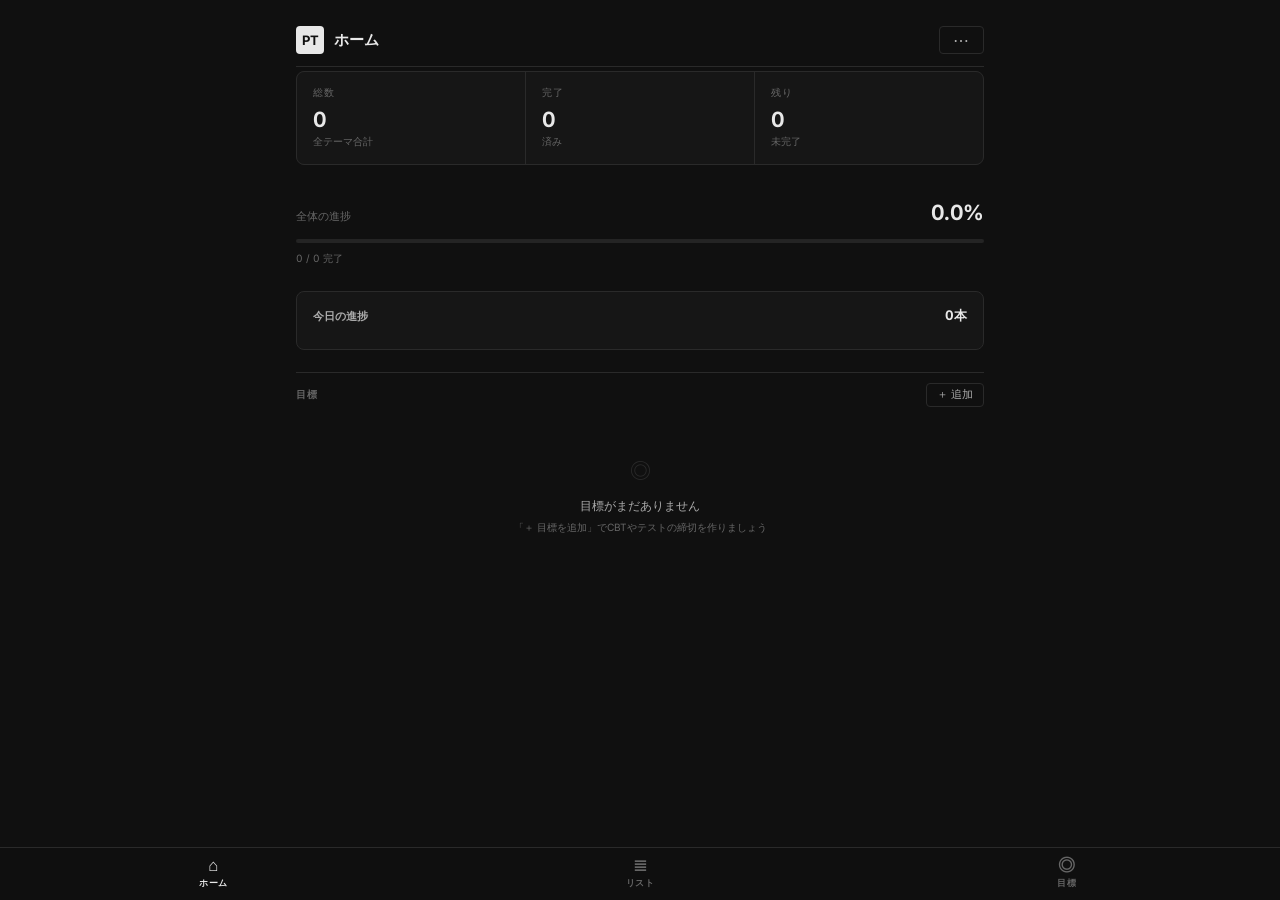
<file: index.html>
<!DOCTYPE html>
<html lang="ja">
<head>
  <meta charset="UTF-8">
  <meta name="viewport" content="width=device-width, initial-scale=1.0, viewport-fit=cover, user-scalable=no">
  <meta name="description" content="動画学習やタスクの進捗を管理するWebアプリ。1つの動画プールに対して複数の目標(締切)を設定し、重複する動画も1回の視聴で全目標に反映します。">
  <meta name="apple-mobile-web-app-capable" content="yes">
  <meta name="apple-mobile-web-app-status-bar-style" content="black-translucent">
  <meta name="apple-mobile-web-app-title" content="進捗">
  <meta name="theme-color" content="#101010">
  <link rel="manifest" href="manifest.json">
  <link rel="icon" href="icon.svg" type="image/svg+xml">
  <link rel="apple-touch-icon" href="icon-180.png">
  <title>進捗トラッカー</title>
  <link rel="stylesheet" href="style.css">
</head>
<body>

  <div class="app-container">

    <!-- ===== Header ===== -->
    <header class="app-header">
      <div class="header-left">
        <div class="header-icon">PT</div>
        <h1 class="view-title" id="view-title">ホーム</h1>
      </div>
      <div class="header-actions">
        <button class="btn btn-menu" id="btn-menu" onclick="app.openMenu()" title="メニュー" aria-label="メニュー">⋯</button>
      </div>
    </header>

    <!-- ============================================================
         HOME VIEW
         ============================================================ -->
    <section class="view active" id="view-home">

      <div class="stats-grid stats-grid-3">
        <div class="stat-card">
          <div class="stat-label">総数</div>
          <div class="stat-value" id="stat-total">0</div>
          <div class="stat-sub">全テーマ合計</div>
        </div>
        <div class="stat-card">
          <div class="stat-label">完了</div>
          <div class="stat-value" id="stat-completed">0</div>
          <div class="stat-sub">済み</div>
        </div>
        <div class="stat-card">
          <div class="stat-label">残り</div>
          <div class="stat-value" id="stat-remaining">0</div>
          <div class="stat-sub">未完了</div>
        </div>
      </div>

      <div class="overall-progress">
        <div class="overall-progress-header">
          <span class="overall-progress-label">全体の進捗</span>
          <span class="overall-progress-percent" id="overall-percent">0.0%</span>
        </div>
        <div class="progress-bar-track">
          <div class="progress-bar-fill" id="overall-bar" style="width: 0%;"></div>
        </div>
        <div class="overall-progress-detail">
          <span id="overall-detail-left">0 / 0 完了</span>
        </div>
      </div>

      <div class="today-progress-row">
        <div class="today-progress-top">
          <span class="today-progress-label">今日の進捗</span>
          <span class="today-progress-value" id="today-progress-value">—</span>
        </div>
        <div class="progress-bar-track" id="today-progress-track"><div class="progress-bar-fill" id="today-progress-bar" style="width:0%"></div></div>
      </div>

      <!-- Goals -->
      <div class="section-header">
        <h2 class="section-title">目標</h2>
        <button class="btn btn-sm" onclick="app.openGoalModal()">＋ 追加</button>
      </div>
      <div class="goal-cards" id="home-goals"><!-- rendered by JS --></div>

    </section>

    <!-- ============================================================
         POOL (動画) VIEW
         ============================================================ -->
    <section class="view" id="view-pool">

      <div class="list-toolbar">
        <button class="toggle-chip" id="toggle-hide-completed" onclick="app.toggleHideCompleted()">未完了だけ</button>
      </div>

      <div class="filter-chip-row" id="filter-chip-row" style="display:none;"></div>

      <div class="theme-list" id="theme-list"><!-- rendered by JS --></div>

      <div class="add-theme-row">
        <button class="add-theme-btn" id="btn-add-theme" onclick="app.openAddTheme()">
          ＋ テーマを追加
        </button>
        <button class="add-theme-btn add-theme-btn-secondary" id="btn-bulk-add" onclick="app.openBulkAdd()">
          一括入力
        </button>
      </div>

    </section>

    <!-- ============================================================
         GOALS (目標) VIEW
         ============================================================ -->
    <section class="view" id="view-goals">
      <div class="goal-cards" id="goals-list"><!-- rendered by JS --></div>
      <div class="add-theme-row">
        <button class="add-theme-btn" onclick="app.openGoalModal()">＋ 目標を追加</button>
      </div>
    </section>

  </div>

  <!-- ===== Bottom Navigation ===== -->
  <nav class="bottom-nav" id="bottom-nav">
    <button class="nav-btn active" data-view="home" onclick="app.switchView('home')">
      <span class="nav-ico">⌂</span><span class="nav-label">ホーム</span>
    </button>
    <button class="nav-btn" data-view="pool" onclick="app.switchView('pool')">
      <span class="nav-ico">≣</span><span class="nav-label">リスト</span>
    </button>
    <button class="nav-btn" data-view="goals" onclick="app.switchView('goals')">
      <span class="nav-ico">◎</span><span class="nav-label">目標</span>
    </button>
  </nav>

  <!-- ===== Theme Modal ===== -->
  <div class="modal-overlay" id="theme-modal">
    <div class="modal" role="dialog" aria-labelledby="theme-modal-title">
      <h3 class="modal-title" id="theme-modal-title">テーマを追加</h3>
      <div class="form-group">
        <label class="form-label" for="theme-name-input">テーマ名</label>
        <input class="form-input" type="text" id="theme-name-input" placeholder="例: 循環器、民法、参考書など">
      </div>
      <div class="form-group">
        <label class="form-label" for="theme-total-input">数量（任意）</label>
        <input class="form-input" type="number" id="theme-total-input" placeholder="空欄ならグループ（あとでサブテーマ）" min="0" inputmode="numeric">
        <p class="form-hint">空欄のまま保存すると「グループ」になり、あとでサブテーマを追加して数を積み上げられます。</p>
      </div>
      <div class="form-group" id="theme-unit-group">
        <label class="form-label" for="theme-unit-input">単位</label>
        <input class="form-input" type="text" id="theme-unit-input" list="unit-presets" placeholder="本">
        <datalist id="unit-presets">
          <option value="本"></option><option value="ページ"></option><option value="問"></option>
          <option value="章"></option><option value="個"></option><option value="回"></option>
          <option value="時間"></option><option value="分"></option><option value="コマ"></option>
        </datalist>
      </div>
      <div class="form-group" id="theme-done-group">
        <label class="form-label" for="theme-done-input">完了済み（任意）</label>
        <input class="form-input" type="number" id="theme-done-input" placeholder="0" min="0" inputmode="numeric">
        <p class="form-hint">登録時点ですでに終わっている分の数。日々のグラフには記録されません（過去の日付で記録したい場合は下の「過去の記録を追加」を使ってください）。</p>
      </div>
      <div class="form-group">
        <label class="form-label" for="theme-note-input">メモ / リンク（任意）</label>
        <input class="form-input" type="text" id="theme-note-input" placeholder="例: 講義URL、補足メモなど">
        <p class="form-hint">URLを入れるとカードからタップで開けます。</p>
      </div>
      <div class="theme-edit-actions" id="theme-edit-actions" style="display:none;">
        <button class="btn btn-sm" onclick="app.moveTheme(-1)" title="上へ">↑ 上へ</button>
        <button class="btn btn-sm" onclick="app.moveTheme(1)" title="下へ">↓ 下へ</button>
        <button class="btn btn-sm" onclick="app.archiveTheme()">✓ 完了済みにする</button>
        <button class="btn btn-sm btn-danger-text" onclick="app.deleteThemeFromModal()">削除</button>
      </div>
      <div class="modal-actions">
        <button class="btn" onclick="app.closeModal('theme-modal')">キャンセル</button>
        <button class="btn btn-primary" id="theme-save-btn" onclick="app.saveTheme()">保存</button>
      </div>
    </div>
  </div>

  <!-- ===== Bulk Input Modal ===== -->
  <div class="modal-overlay" id="bulk-modal">
    <div class="modal" role="dialog" aria-labelledby="bulk-title">
      <h3 class="modal-title" id="bulk-title">テーマを一括入力</h3>
      <div class="form-group">
        <label class="form-label" for="bulk-parent-select">追加先</label>
        <select class="form-input" id="bulk-parent-select">
          <option value="">プール直下（トップレベル）</option>
        </select>
      </div>
      <div class="form-group">
        <label class="form-label" for="bulk-textarea">テーマリスト</label>
        <p class="form-hint">
          1行に1テーマ。<code>テーマ名 本数</code>（例: 心不全 12 / 心不全:12 / 心不全12本）。<br>
          <b>表計算やサイトからのコピペOK</b>（タブ・コロン・カンマ区切り、全角数字も自動変換）。<br>
          本数を省略すると親テーマ（グループ）に。インデント（タブ/スペース）でサブテーマを表現。
        </p>
        <textarea class="sync-textarea" id="bulk-textarea" rows="12" placeholder="例:
循環器
  心不全 12
  虚血性心疾患 10
呼吸器
  COPD 6
消化器 18"></textarea>
      </div>
      <div class="modal-actions">
        <button class="btn" onclick="app.closeModal('bulk-modal')">キャンセル</button>
        <button class="btn btn-primary" onclick="app.saveBulk()">追加</button>
      </div>
    </div>
  </div>

  <!-- ===== Goal Modal ===== -->
  <div class="modal-overlay" id="goal-modal">
    <div class="modal" role="dialog" aria-labelledby="goal-modal-title">
      <h3 class="modal-title" id="goal-modal-title">目標を追加</h3>
      <div class="form-group">
        <label class="form-label" for="goal-name-input">目標名</label>
        <input class="form-input" type="text" id="goal-name-input" placeholder="例: CBT、内科テスト">
      </div>
      <div class="form-group">
        <label class="form-label" for="goal-deadline-input">締切日</label>
        <input class="form-input" type="date" id="goal-deadline-input">
      </div>
      <div class="form-group">
        <label class="form-label">休みの曜日</label>
        <div class="rest-day-grid" id="goal-restdays">
          <div class="rest-day-item"><input type="checkbox" id="goal-rest-1" class="rest-day-cb"><label for="goal-rest-1" class="rest-day-label">月</label></div>
          <div class="rest-day-item"><input type="checkbox" id="goal-rest-2" class="rest-day-cb"><label for="goal-rest-2" class="rest-day-label">火</label></div>
          <div class="rest-day-item"><input type="checkbox" id="goal-rest-3" class="rest-day-cb"><label for="goal-rest-3" class="rest-day-label">水</label></div>
          <div class="rest-day-item"><input type="checkbox" id="goal-rest-4" class="rest-day-cb"><label for="goal-rest-4" class="rest-day-label">木</label></div>
          <div class="rest-day-item"><input type="checkbox" id="goal-rest-5" class="rest-day-cb"><label for="goal-rest-5" class="rest-day-label">金</label></div>
          <div class="rest-day-item"><input type="checkbox" id="goal-rest-6" class="rest-day-cb"><label for="goal-rest-6" class="rest-day-label">土</label></div>
          <div class="rest-day-item"><input type="checkbox" id="goal-rest-0" class="rest-day-cb"><label for="goal-rest-0" class="rest-day-label">日</label></div>
        </div>
      </div>
      <div class="form-group">
        <div class="theme-select-toolbar">
          <label class="form-label" style="margin:0">対象のテーマ</label>
          <div class="btn-row" style="margin:0">
            <button type="button" class="btn btn-sm" onclick="app.goalSelectAll()">すべて選択</button>
            <button type="button" class="btn btn-sm" onclick="app.goalSelectNone()">解除</button>
          </div>
        </div>
        <p class="form-hint">親をチェックすると配下すべてが含まれます（子は自動で「含む」表示に）。</p>
        <div class="theme-select-tree" id="goal-theme-select"><!-- rendered by JS --></div>
      </div>
      <div class="modal-actions modal-actions-split">
        <button class="btn btn-danger-text" id="goal-delete-btn" onclick="app.deleteGoal()" style="display:none;">削除</button>
        <div class="modal-actions-right">
          <button class="btn" onclick="app.closeModal('goal-modal')">キャンセル</button>
          <button class="btn btn-primary" onclick="app.saveGoal()">保存</button>
        </div>
      </div>
    </div>
  </div>

  <!-- ===== Sync & Backup Modal ===== -->
  <div class="modal-overlay" id="sync-modal">
    <div class="modal" role="dialog" aria-labelledby="sync-title">
      <h3 class="modal-title" id="sync-title">同期 &amp; バックアップ</h3>
      <div class="form-group">
        <label class="form-label">同期コードを生成</label>
        <p class="form-hint">他のデバイスにデータを送るには、同期コードを生成してコピーしてください。</p>
        <textarea class="sync-textarea" id="sync-export-area" readonly placeholder="「生成」ボタンを押すと同期コードが表示されます"></textarea>
        <div class="btn-row">
          <button class="btn btn-sm" onclick="app.generateSync()">生成</button>
          <button class="btn btn-sm" onclick="app.copySync()">コピー</button>
        </div>
      </div>
      <div class="sync-divider">または</div>
      <div class="form-group">
        <label class="form-label">同期コードを読み込み</label>
        <p class="form-hint">別のデバイスで生成した同期コードを貼り付けてください。</p>
        <textarea class="sync-textarea" id="sync-import-area" placeholder="ここに同期コードを貼り付け"></textarea>
        <div class="btn-row">
          <button class="btn btn-sm btn-primary" onclick="app.loadSync()">読み込み</button>
        </div>
      </div>
      <div class="sync-divider">ファイルでバックアップ</div>
      <div class="form-group">
        <div class="btn-row">
          <button class="btn" onclick="app.exportJSON()">JSONダウンロード</button>
        </div>
        <div class="file-drop-zone" onclick="document.getElementById('import-file-input').click()">
          JSONファイルをアップロードして復元
          <input type="file" id="import-file-input" accept=".json" onchange="app.handleFileImport()">
        </div>
      </div>
      <div class="modal-actions">
        <button class="btn" onclick="app.closeModal('sync-modal')">閉じる</button>
      </div>
    </div>
  </div>

  <!-- ===== Menu / Settings Modal ===== -->
  <div class="modal-overlay" id="menu-modal">
    <div class="modal" role="dialog" aria-labelledby="menu-title">
      <h3 class="modal-title" id="menu-title">メニュー</h3>

      <div class="form-group">
        <label class="form-label" for="default-unit-input">既定の単位</label>
        <input class="form-input" type="text" id="default-unit-input" list="unit-presets" placeholder="本">
        <p class="form-hint">新しいテーマの単位の初期値。テーマごとに個別変更もできます。</p>
      </div>

      <div class="sync-divider">クラウド同期</div>
      <div class="form-group">
        <div id="sync-off">
          <p class="form-hint">同じ「合言葉」を入れた端末どうしで、テーマ・目標・進捗を自動で同期します。</p>
          <input class="form-input" type="text" id="sync-key-input" placeholder="合言葉（4文字以上・自分だけの秘密）" autocomplete="off">
          <div class="btn-row"><button class="btn btn-primary btn-sm" onclick="app.enableSync()">同期を有効にする</button></div>
        </div>
        <div id="sync-on" style="display:none;">
          <div class="sync-row"><span class="sync-state-label">状態</span><span id="sync-status" class="sync-state-val">同期 有効</span></div>
          <div class="btn-row">
            <button class="btn btn-sm" onclick="app.syncNow()">今すぐ同期</button>
            <button class="btn btn-sm btn-danger-text" onclick="app.disableSync()">同期を解除</button>
          </div>
          <p class="form-hint">変更は自動で保存・共有されます。競合時は「後から保存した方」が優先されます。</p>
        </div>
      </div>

      <div class="sync-divider">完了済み</div>
      <div class="form-group">
        <p class="form-hint">完了したテーマをここに片付けられます（記録は残り、いつでも振り返り・復元できます）。</p>
        <div class="archive-list" id="archive-list"><!-- rendered by JS --></div>
      </div>

      <div class="sync-divider">データ</div>
      <div class="btn-row">
        <button class="btn" onclick="app.closeModal('menu-modal');app.openSync()">同期 &amp; バックアップ</button>
        <button class="btn btn-danger-text" onclick="app.resetAllData()">すべてリセット</button>
      </div>
      <p class="form-hint">「すべてリセット」はこの端末のテーマ・目標・記録を全部消して最初の状態に戻します（元に戻せません）。</p>

      <div class="modal-actions">
        <button class="btn" onclick="app.closeModal('menu-modal')">キャンセル</button>
        <button class="btn btn-primary" onclick="app.saveMenu()">保存</button>
      </div>
    </div>
  </div>

  <!-- ===== Toast Container ===== -->
  <div class="toast-container" id="toast-container"></div>

  <script src="app.js"></script>
</body>
</html>
</file>
<file: style.css>
/* ============================================================
   Progress Tracker — Sharp Minimal Design
   ============================================================ */

@import url('https://fonts.googleapis.com/css2?family=Inter:wght@400;500;600;700&display=swap');

/* --- CSS Custom Properties --- */
:root {
  --bg-0: #101010;
  --bg-1: #161616;
  --bg-2: #1c1c1c;
  --bg-3: #242424;
  --bg-hover: #2a2a2a;

  --border-0: #2a2a2a;
  --border-1: #333;
  --border-focus: #555;

  --text-0: #e8e8e8;
  --text-1: #aaa;
  --text-2: #666;

  --accent: #fff;
  --accent-dim: #999;

  --color-done: #4ade80;
  --color-warn: #fbbf24;
  --color-danger: #f87171;
  --color-info: #60a5fa;

  --radius-s: 4px;
  --radius-m: 8px;
  --radius-l: 12px;

  --ease: cubic-bezier(0.16, 1, 0.3, 1);

  --font: 'Inter', -apple-system, BlinkMacSystemFont, 'Segoe UI', sans-serif;
}

/* --- Reset --- */
*, *::before, *::after { margin: 0; padding: 0; box-sizing: border-box; }

html {
  font-size: 14px;
  scroll-behavior: smooth;
  -webkit-tap-highlight-color: transparent;
}

body {
  font-family: var(--font);
  background: var(--bg-0);
  color: var(--text-0);
  min-height: 100vh;
  line-height: 1.55;
  -webkit-font-smoothing: antialiased;
  -moz-osx-font-smoothing: grayscale;
}

/* --- Layout --- */
.app-container {
  max-width: 720px;
  margin: 0 auto;
  padding: 12px 16px 80px;
}

/* --- Header --- */
.app-header {
  display: flex;
  align-items: center;
  justify-content: space-between;
  gap: 12px;
  padding: 12px 0;
  margin-bottom: 4px;
  border-bottom: 1px solid var(--border-0);
}

.header-left {
  display: flex;
  align-items: center;
  gap: 10px;
  flex: 1;
  min-width: 0;
}

.header-icon {
  width: 28px;
  height: 28px;
  border-radius: var(--radius-s);
  background: var(--text-0);
  display: flex;
  align-items: center;
  justify-content: center;
  flex-shrink: 0;
  color: var(--bg-0);
  font-size: 13px;
  font-weight: 700;
}

.project-name {
  font-size: 1.1rem;
  font-weight: 700;
  color: var(--text-0);
  white-space: nowrap;
  overflow: hidden;
  text-overflow: ellipsis;
  letter-spacing: -0.01em;
}

.header-actions {
  display: flex;
  gap: 4px;
  flex-shrink: 0;
}

/* --- Buttons --- */
.btn {
  display: inline-flex;
  align-items: center;
  justify-content: center;
  gap: 6px;
  padding: 6px 12px;
  border: 1px solid var(--border-0);
  border-radius: var(--radius-s);
  background: transparent;
  color: var(--text-1);
  font-family: var(--font);
  font-size: 0.785rem;
  font-weight: 500;
  cursor: pointer;
  transition: color 0.15s, background 0.15s, border-color 0.15s;
  white-space: nowrap;
  user-select: none;
}

.btn:hover {
  background: var(--bg-3);
  border-color: var(--border-1);
  color: var(--text-0);
}

.btn:active {
  transform: scale(0.97);
}

.btn-primary {
  background: var(--text-0);
  border-color: var(--text-0);
  color: var(--bg-0);
  font-weight: 600;
}

.btn-primary:hover {
  background: #fff;
  border-color: #fff;
  color: #000;
}

.btn-danger { color: var(--color-danger); }
.btn-danger:hover {
  background: rgba(248, 113, 113, 0.08);
  border-color: rgba(248, 113, 113, 0.2);
}

.btn-icon {
  width: 28px;
  height: 28px;
  padding: 0;
  border-radius: var(--radius-s);
  font-size: 0.785rem;
  border: none;
  background: transparent;
  color: var(--text-2);
}

.btn-icon:hover {
  background: var(--bg-3);
  color: var(--text-0);
  border: none;
}

.btn-sm { padding: 4px 10px; font-size: 0.75rem; }

.btn-counter {
  width: 32px;
  height: 32px;
  border-radius: var(--radius-s);
  border: 1px solid var(--border-0);
  background: transparent;
  color: var(--text-1);
  font-size: 1rem;
  font-weight: 500;
  cursor: pointer;
  transition: all 0.12s;
  display: flex;
  align-items: center;
  justify-content: center;
  font-family: var(--font);
  flex-shrink: 0;
}

.btn-counter:hover {
  background: var(--bg-3);
  border-color: var(--border-1);
  color: var(--text-0);
}

.btn-counter:active {
  transform: scale(0.92);
}

/* ======================================
   Project Tabs
   ====================================== */
.project-tabs {
  display: flex;
  gap: 2px;
  margin-bottom: 16px;
  overflow-x: auto;
  -webkit-overflow-scrolling: touch;
  scrollbar-width: none;
  padding: 10px 0 8px;
}

.project-tabs::-webkit-scrollbar { display: none; }

.project-tab {
  display: flex;
  align-items: center;
  gap: 6px;
  padding: 5px 14px;
  border-radius: var(--radius-s);
  border: none;
  background: transparent;
  color: var(--text-2);
  cursor: pointer;
  transition: all 0.12s;
  white-space: nowrap;
  font-family: var(--font);
  font-size: 0.785rem;
  font-weight: 500;
  flex-shrink: 0;
}

.project-tab:hover {
  color: var(--text-1);
  background: var(--bg-2);
}

.project-tab.active {
  background: var(--bg-3);
  color: var(--text-0);
  font-weight: 600;
}

.project-tab-progress {
  font-size: 0.7rem;
  font-weight: 600;
  font-variant-numeric: tabular-nums;
  color: var(--text-2);
}

.project-tab.active .project-tab-progress {
  color: var(--text-1);
}

.project-tab-add {
  color: var(--text-2);
  padding: 5px 10px;
}

.project-tab-add:hover {
  color: var(--text-0);
  background: var(--bg-2);
}

.project-tab-delete {
  display: none;
  margin-left: 2px;
  font-size: 0.6rem;
  opacity: 0.4;
  cursor: pointer;
  background: none;
  border: none;
  color: var(--text-2);
  padding: 2px 4px;
  border-radius: 2px;
  font-family: var(--font);
}

.project-tab:hover .project-tab-delete { display: inline-flex; }
.project-tab-delete:hover {
  opacity: 1;
  color: var(--color-danger);
  background: rgba(248, 113, 113, 0.08);
}

/* ======================================
   Stats Cards
   ====================================== */
.stats-grid {
  display: grid;
  grid-template-columns: repeat(4, 1fr);
  gap: 1px;
  margin-bottom: 16px;
  background: var(--border-0);
  border-radius: var(--radius-m);
  overflow: hidden;
  border: 1px solid var(--border-0);
}

.stat-card {
  background: var(--bg-1);
  padding: 14px 16px;
  position: relative;
}

.stat-label {
  font-size: 0.68rem;
  font-weight: 500;
  color: var(--text-2);
  text-transform: uppercase;
  letter-spacing: 0.08em;
  margin-bottom: 6px;
}

.stat-value {
  font-size: 1.35rem;
  font-weight: 700;
  line-height: 1.2;
  color: var(--text-0);
  font-variant-numeric: tabular-nums;
}

.stat-value.purple,
.stat-value.blue,
.stat-value.cyan { color: var(--text-0); }
.stat-value.green { color: var(--color-done); }
.stat-value.amber { color: var(--color-warn); }
.stat-value.red { color: var(--color-danger); }

.stat-sub {
  font-size: 0.68rem;
  color: var(--text-2);
  margin-top: 3px;
  font-variant-numeric: tabular-nums;
}

/* ======================================
   Overall Progress
   ====================================== */
.overall-progress {
  padding: 16px 0;
  margin-bottom: 8px;
}

.overall-progress-header {
  display: flex;
  align-items: baseline;
  justify-content: space-between;
  margin-bottom: 10px;
}

.overall-progress-label {
  font-size: 0.785rem;
  font-weight: 500;
  color: var(--text-2);
}

.overall-progress-percent {
  font-size: 1.5rem;
  font-weight: 700;
  color: var(--text-0);
  font-variant-numeric: tabular-nums;
  letter-spacing: -0.02em;
}

.progress-bar-track {
  width: 100%;
  height: 4px;
  background: var(--bg-3);
  border-radius: 2px;
  overflow: hidden;
}

.progress-bar-fill {
  height: 100%;
  background: var(--text-0);
  border-radius: 2px;
  transition: width 0.4s var(--ease);
  will-change: width;
}

.overall-progress-detail {
  display: flex;
  justify-content: space-between;
  align-items: center;
  margin-top: 8px;
  font-size: 0.72rem;
  color: var(--text-2);
  font-variant-numeric: tabular-nums;
}

.deadline-badge {
  display: inline-flex;
  align-items: center;
  gap: 4px;
  padding: 2px 8px;
  border-radius: var(--radius-s);
  font-size: 0.7rem;
  font-weight: 600;
  font-variant-numeric: tabular-nums;
}

.deadline-badge.ok { background: rgba(74, 222, 128, 0.08); color: var(--color-done); }
.deadline-badge.warn { background: rgba(251, 191, 36, 0.08); color: var(--color-warn); }
.deadline-badge.danger { background: rgba(248, 113, 113, 0.08); color: var(--color-danger); }

/* ======================================
   Today's Goal Card
   ====================================== */
.today-card {
  background: var(--bg-1);
  border: 1px solid var(--border-0);
  border-radius: var(--radius-m);
  padding: 14px 16px;
  margin-bottom: 22px;
}

.today-top {
  display: flex;
  align-items: baseline;
  justify-content: space-between;
  gap: 8px;
  margin-bottom: 10px;
}

.today-label {
  font-size: 0.78rem;
  font-weight: 600;
  color: var(--text-1);
  letter-spacing: 0.02em;
}

.today-status {
  font-size: 1.15rem;
  font-weight: 700;
  color: var(--text-0);
  font-variant-numeric: tabular-nums;
  text-align: right;
}
.today-status.done { color: var(--color-done); }
.today-status.warn { color: var(--color-warn); }
.today-status.danger { color: var(--color-danger); }
.today-status.rest { color: var(--text-2); }

.today-bar-track {
  height: 6px;
  background: var(--bg-3);
  border-radius: 3px;
  overflow: hidden;
}

.today-bar-fill {
  height: 100%;
  background: var(--text-0);
  border-radius: 3px;
  transition: width 0.35s var(--ease);
  will-change: width;
}

.today-detail {
  display: flex;
  justify-content: space-between;
  gap: 8px;
  margin-top: 8px;
  font-size: 0.72rem;
  color: var(--text-2);
  font-variant-numeric: tabular-nums;
}

/* ======================================
   Section Header
   ====================================== */
.section-header {
  display: flex;
  align-items: center;
  justify-content: space-between;
  padding: 10px 0 8px;
  border-top: 1px solid var(--border-0);
}

.section-title {
  font-size: 0.72rem;
  font-weight: 600;
  color: var(--text-2);
  text-transform: uppercase;
  letter-spacing: 0.08em;
}

/* ======================================
   Theme Cards
   ====================================== */
.theme-list {
  display: flex;
  flex-direction: column;
  gap: 2px;
  margin-bottom: 12px;
}

.theme-card {
  background: var(--bg-1);
  border: 1px solid var(--border-0);
  border-radius: var(--radius-m);
  padding: 12px 14px;
  transition: border-color 0.12s;
}

.theme-card:hover {
  border-color: var(--border-1);
}

.theme-card-header {
  display: flex;
  align-items: center;
  justify-content: space-between;
  gap: 6px;
  margin-bottom: 6px;
}

.theme-card-left {
  display: flex;
  align-items: center;
  gap: 8px;
  flex: 1;
  min-width: 0;
}

.theme-toggle-btn {
  width: 20px;
  height: 20px;
  border: none;
  background: none;
  color: var(--text-2);
  cursor: pointer;
  font-size: 0.6rem;
  transition: transform 0.2s var(--ease);
  display: flex;
  align-items: center;
  justify-content: center;
  flex-shrink: 0;
}

.theme-toggle-btn.expanded { transform: rotate(90deg); }

.theme-color-dot {
  width: 6px;
  height: 6px;
  border-radius: 50%;
  flex-shrink: 0;
}

.theme-name {
  font-size: 0.85rem;
  font-weight: 600;
  color: var(--text-0);
  white-space: nowrap;
  overflow: hidden;
  text-overflow: ellipsis;
}

.theme-card-actions {
  display: flex;
  gap: 4px;
  flex-shrink: 0;
  opacity: 0;
  transition: opacity 0.12s;
}

.theme-card:hover .theme-card-actions { opacity: 1; }

/* Touch: ホバーが無いので常にしっかり見せる（編集・削除が埋もれない） */
@media (hover: none) {
  .theme-card-actions { opacity: 1; }
  .theme-card-actions .btn-icon { color: var(--text-1); }
}

/* テーマ操作ボタン: スマホでも確実に押せるタップ領域とグリフ */
.theme-card-actions .btn-icon {
  width: 34px;
  height: 34px;
  font-size: 0.95rem;
}

.theme-progress-row {
  display: flex;
  align-items: center;
  gap: 10px;
  margin-bottom: 6px;
}

.theme-progress-bar {
  flex: 1;
  height: 4px;
  background: var(--bg-3);
  border-radius: 2px;
  overflow: hidden;
}

.theme-progress-fill {
  height: 100%;
  border-radius: 2px;
  transition: width 0.35s var(--ease);
  will-change: width;
}

.theme-progress-percent {
  font-size: 0.72rem;
  font-weight: 600;
  min-width: 36px;
  text-align: right;
  font-variant-numeric: tabular-nums;
  color: var(--text-1);
}

/* Controls */
.theme-controls {
  display: flex;
  align-items: center;
  gap: 10px;
  padding-top: 2px;
}

.theme-count-display {
  font-size: 0.75rem;
  color: var(--text-2);
  min-width: 56px;
  text-align: center;
  font-variant-numeric: tabular-nums;
}

.theme-count-display strong {
  color: var(--text-0);
  font-weight: 600;
}

.theme-slider {
  flex: 1;
  -webkit-appearance: none;
  appearance: none;
  height: 4px;
  border-radius: 2px;
  /* 軌道の左側を進捗分だけ塗る＝シークバーと進捗線を1本に統合 */
  background: linear-gradient(to right,
    var(--slider-fill, var(--text-0)) calc(var(--p, 0) * 1%),
    var(--bg-3) calc(var(--p, 0) * 1%));
  outline: none;
  cursor: pointer;
}

.theme-slider::-webkit-slider-thumb {
  -webkit-appearance: none;
  appearance: none;
  width: 16px;
  height: 16px;
  border-radius: 50%;
  background: var(--text-0);
  cursor: pointer;
  transition: transform 0.12s;
  border: 2px solid var(--bg-0);
}

.theme-slider::-webkit-slider-thumb:hover { transform: scale(1.2); }
.theme-slider::-webkit-slider-thumb:active { transform: scale(0.95); }

.theme-slider::-moz-range-thumb {
  width: 16px;
  height: 16px;
  border-radius: 50%;
  background: var(--text-0);
  cursor: pointer;
  border: 2px solid var(--bg-0);
}

/* --- Children / Sub-themes --- */
.theme-children {
  margin-top: 8px;
  padding-left: 16px;
  border-left: 1px solid var(--border-0);
  display: flex;
  flex-direction: column;
  gap: 2px;
  overflow: hidden;
  transition: max-height 0.3s var(--ease), opacity 0.2s;
}

.theme-children.collapsed {
  max-height: 0 !important;
  opacity: 0;
  margin-top: 0;
}

.theme-children .theme-card {
  padding: 10px 12px;
  background: var(--bg-2);
  border-color: transparent;
}

.theme-children .theme-card:hover {
  background: var(--bg-hover);
  border-color: transparent;
}

.theme-children .theme-children .theme-card {
  padding: 8px 10px;
}

.theme-children .theme-children .theme-name {
  font-size: 0.8rem;
}

.sub-add-btn {
  padding: 7px;
  border: 1px dashed var(--border-0);
  border-radius: var(--radius-s);
  background: transparent;
  color: var(--text-2);
  font-family: var(--font);
  font-size: 0.72rem;
  cursor: pointer;
  transition: all 0.12s;
  text-align: center;
}

.sub-add-btn:hover {
  border-color: var(--border-1);
  color: var(--text-1);
  background: var(--bg-2);
}

/* --- Add Theme Button --- */
.add-theme-row {
  display: flex;
  gap: 6px;
}

.add-theme-btn {
  flex: 1;
  padding: 12px;
  border: 1px dashed var(--border-0);
  border-radius: var(--radius-m);
  background: transparent;
  color: var(--text-2);
  font-family: var(--font);
  font-size: 0.785rem;
  font-weight: 500;
  cursor: pointer;
  transition: all 0.12s;
  display: flex;
  align-items: center;
  justify-content: center;
  gap: 6px;
}

.add-theme-btn:hover {
  border-color: var(--border-1);
  color: var(--text-1);
  background: var(--bg-1);
}

.add-theme-btn-secondary {
  border-style: solid;
  flex: 0 0 auto;
  padding: 12px 20px;
}

/* Select dropdown */
select.form-input {
  appearance: none;
  -webkit-appearance: none;
  background-image: url("data:image/svg+xml,%3Csvg xmlns='http://www.w3.org/2000/svg' width='12' height='12' viewBox='0 0 12 12'%3E%3Cpath d='M3 5l3 3 3-3' fill='none' stroke='%23666' stroke-width='1.5' stroke-linecap='round'/%3E%3C/svg%3E");
  background-repeat: no-repeat;
  background-position: right 10px center;
  padding-right: 32px;
  cursor: pointer;
}

/* ======================================
   Modal
   ====================================== */
.modal-overlay {
  position: fixed;
  inset: 0;
  background: rgba(0, 0, 0, 0.7);
  backdrop-filter: blur(4px);
  -webkit-backdrop-filter: blur(4px);
  display: flex;
  align-items: center;
  justify-content: center;
  z-index: 1000;
  opacity: 0;
  visibility: hidden;
  transition: opacity 0.2s, visibility 0.2s;
  padding: 16px;
}

.modal-overlay.active { opacity: 1; visibility: visible; }

.modal {
  background: var(--bg-1);
  border: 1px solid var(--border-0);
  border-radius: var(--radius-l);
  padding: 24px;
  width: 100%;
  max-width: 440px;
  max-height: 85vh;
  overflow-y: auto;
  transform: translateY(8px);
  transition: transform 0.2s var(--ease);
  box-shadow: 0 24px 80px rgba(0, 0, 0, 0.5);
}

.modal-overlay.active .modal { transform: translateY(0); }

.modal-title {
  font-size: 0.95rem;
  font-weight: 700;
  margin-bottom: 20px;
  color: var(--text-0);
  letter-spacing: -0.01em;
}

.form-group { margin-bottom: 16px; }

.form-label {
  display: block;
  font-size: 0.72rem;
  font-weight: 600;
  color: var(--text-2);
  margin-bottom: 6px;
  text-transform: uppercase;
  letter-spacing: 0.04em;
}

.form-input {
  width: 100%;
  padding: 9px 12px;
  border: 1px solid var(--border-0);
  border-radius: var(--radius-s);
  background: var(--bg-0);
  color: var(--text-0);
  font-family: var(--font);
  font-size: 0.85rem;
  outline: none;
  transition: border-color 0.12s;
}

.form-input:focus {
  border-color: var(--border-focus);
}

.form-input::placeholder { color: var(--text-2); }

.modal-actions {
  display: flex;
  gap: 8px;
  justify-content: flex-end;
  margin-top: 24px;
}

/* Rest Day Settings */
.rest-day-grid { display: flex; gap: 4px; flex-wrap: wrap; }
.rest-day-item { display: flex; align-items: center; gap: 0; }
.rest-day-cb { display: none; }

.rest-day-label {
  display: flex;
  align-items: center;
  justify-content: center;
  width: 38px;
  height: 34px;
  border-radius: var(--radius-s);
  border: 1px solid var(--border-0);
  background: transparent;
  color: var(--text-2);
  font-size: 0.785rem;
  font-weight: 500;
  cursor: pointer;
  transition: all 0.12s;
  user-select: none;
}

.rest-day-label:hover { border-color: var(--border-1); color: var(--text-1); }

.rest-day-cb:checked + .rest-day-label {
  background: rgba(248, 113, 113, 0.08);
  border-color: rgba(248, 113, 113, 0.25);
  color: var(--color-danger);
  font-weight: 600;
}

/* Holiday */
.holiday-section { margin-top: 8px; }
.holiday-add-row { display: flex; gap: 6px; margin-bottom: 8px; }
.holiday-add-row .form-input { flex: 1; }
.holiday-list { display: flex; flex-wrap: wrap; gap: 4px; }

.holiday-tag {
  display: inline-flex;
  align-items: center;
  gap: 4px;
  padding: 3px 8px;
  border-radius: var(--radius-s);
  background: var(--bg-3);
  color: var(--text-1);
  font-size: 0.72rem;
  font-weight: 500;
  font-variant-numeric: tabular-nums;
}

.holiday-tag-remove {
  background: none;
  border: none;
  color: var(--text-2);
  cursor: pointer;
  font-size: 0.6rem;
  opacity: 0.5;
  padding: 0 2px;
  font-family: var(--font);
}

.holiday-tag-remove:hover { opacity: 1; color: var(--color-danger); }

/* Sync */
.sync-textarea {
  width: 100%;
  min-height: 72px;
  padding: 10px 12px;
  border: 1px solid var(--border-0);
  border-radius: var(--radius-s);
  background: var(--bg-0);
  color: var(--text-0);
  font-family: 'SF Mono', 'Fira Code', 'Consolas', monospace;
  font-size: 0.7rem;
  resize: vertical;
  outline: none;
  line-height: 1.5;
  word-break: break-all;
}

.sync-textarea:focus { border-color: var(--border-focus); }

.sync-divider {
  display: flex;
  align-items: center;
  gap: 12px;
  margin: 18px 0;
  color: var(--text-2);
  font-size: 0.72rem;
  font-weight: 500;
}

.sync-divider::before, .sync-divider::after {
  content: '';
  flex: 1;
  height: 1px;
  background: var(--border-0);
}

.file-drop-zone {
  padding: 20px;
  border: 1px dashed var(--border-0);
  border-radius: var(--radius-s);
  text-align: center;
  color: var(--text-2);
  font-size: 0.785rem;
  cursor: pointer;
  transition: all 0.12s;
}

.file-drop-zone:hover {
  border-color: var(--border-1);
  color: var(--text-1);
  background: var(--bg-2);
}
.file-drop-zone input[type="file"] { display: none; }

/* ======================================
   Empty State
   ====================================== */
.empty-state { text-align: center; padding: 40px 20px; color: var(--text-2); }
.empty-state-icon { font-size: 1.5rem; margin-bottom: 10px; opacity: 0.3; }
.empty-state-text { font-size: 0.85rem; margin-bottom: 4px; color: var(--text-1); }
.empty-state-sub { font-size: 0.72rem; }

/* ======================================
   Backup Reminder
   ====================================== */
.backup-reminder {
  display: flex;
  align-items: center;
  justify-content: space-between;
  gap: 10px;
  padding: 10px 14px;
  background: rgba(251, 191, 36, 0.04);
  border: 1px solid rgba(251, 191, 36, 0.12);
  border-radius: var(--radius-s);
  margin-bottom: 14px;
  font-size: 0.75rem;
  color: var(--color-warn);
}

.backup-reminder-text { flex: 1; }
.backup-reminder-actions { display: flex; gap: 6px; flex-shrink: 0; }

/* ======================================
   Toast
   ====================================== */
.toast-container {
  position: fixed;
  bottom: 20px;
  left: 50%;
  transform: translateX(-50%);
  z-index: 2000;
  display: flex;
  flex-direction: column;
  align-items: center;
  gap: 6px;
  pointer-events: none;
}

.toast {
  padding: 10px 20px;
  border-radius: var(--radius-m);
  background: var(--text-0);
  color: var(--bg-0);
  font-size: 0.785rem;
  font-weight: 600;
  box-shadow: 0 8px 32px rgba(0, 0, 0, 0.4);
  animation: toastIn 0.25s var(--ease), toastOut 0.2s ease 2.5s forwards;
  pointer-events: auto;
}

@keyframes toastIn {
  from { opacity: 0; transform: translateY(12px) scale(0.95); }
  to { opacity: 1; transform: translateY(0) scale(1); }
}
@keyframes toastOut {
  from { opacity: 1; }
  to { opacity: 0; transform: translateY(-8px); }
}

.confetti { position: fixed; z-index: 3000; pointer-events: none; }

/* ======================================
   Scrollbar
   ====================================== */
::-webkit-scrollbar { width: 4px; }
::-webkit-scrollbar-track { background: transparent; }
::-webkit-scrollbar-thumb { background: rgba(255, 255, 255, 0.06); border-radius: 2px; }
::-webkit-scrollbar-thumb:hover { background: rgba(255, 255, 255, 0.12); }

/* ======================================
   Responsive
   ====================================== */
@media (max-width: 640px) {
  .app-container { padding: 10px 12px 60px; }
  .app-header { padding: 10px 0; }
  .header-actions { gap: 2px; }
  .stats-grid { grid-template-columns: repeat(2, 1fr); }
  .stat-value { font-size: 1.15rem; }
  .stat-card { padding: 12px 14px; }
  .theme-card { padding: 10px 12px; }
  .project-name { font-size: 1rem; }
  .project-tab { padding: 5px 10px; font-size: 0.75rem; }
  .modal { padding: 20px; max-width: 100%; }
  .overall-progress-percent { font-size: 1.3rem; }
}

@media (max-width: 380px) {
  .stats-grid { grid-template-columns: repeat(2, 1fr); }
  html { font-size: 13px; }
}

.sr-only {
  position: absolute; width: 1px; height: 1px; padding: 0; margin: -1px;
  overflow: hidden; clip: rect(0,0,0,0); white-space: nowrap; border-width: 0;
}

/* ============================================================
   v3 — Views / Bottom nav / Home / Goals
   ============================================================ */

.view-title {
  font-size: 1.1rem; font-weight: 700; color: var(--text-0);
  white-space: nowrap; overflow: hidden; text-overflow: ellipsis; letter-spacing: -0.01em;
}

.view { display: none; }
.view.active { display: block; animation: viewfade 0.18s var(--ease); }
@keyframes viewfade { from { opacity: 0; transform: translateY(4px); } to { opacity: 1; transform: none; } }

/* iPhoneのステータスバー(時計/電池)と被らないよう上部にセーフエリア余白、
   下はナビ＋ホームインジケータ分の余白を確保 */
.app-container {
  padding-top: calc(14px + env(safe-area-inset-top, 0px));
  padding-bottom: calc(86px + env(safe-area-inset-bottom, 0px));
}

/* ----- Bottom nav ----- */
.bottom-nav {
  position: fixed; left: 0; right: 0; bottom: 0; z-index: 50;
  display: flex;
  background: rgba(16, 16, 16, 0.92);
  backdrop-filter: blur(14px); -webkit-backdrop-filter: blur(14px);
  border-top: 1px solid var(--border-0);
  padding-bottom: env(safe-area-inset-bottom, 0px);
}
.nav-btn {
  flex: 1; display: flex; flex-direction: column; align-items: center; justify-content: center;
  gap: 3px; padding: 9px 0 10px; background: none; border: none; cursor: pointer;
  color: var(--text-2); font-family: var(--font); font-size: 0.64rem; font-weight: 600;
  transition: color 0.12s;
}
.nav-btn.active { color: var(--text-0); }
.nav-btn:active { opacity: 0.7; }
.nav-ico { font-size: 1.2rem; line-height: 1; }
.nav-label { letter-spacing: 0.04em; }

/* ----- Panel ----- */
.panel {
  background: var(--bg-1); border: 1px solid var(--border-0); border-radius: var(--radius-m);
  padding: 14px 16px; margin-bottom: 22px;
}
.panel-header { display: flex; align-items: center; justify-content: space-between; gap: 8px; margin-bottom: 14px; }
.panel-title { font-size: 0.82rem; font-weight: 600; color: var(--text-1); }
.streak-badge { font-size: 0.75rem; font-weight: 600; color: var(--text-1); font-variant-numeric: tabular-nums; }

/* ----- Trend chart ----- */
.trend-chart { display: flex; align-items: stretch; gap: 3px; height: 112px; }
.trend-col { flex: 1; display: flex; flex-direction: column; align-items: center; min-width: 0; }
.trend-bar-wrap { width: 100%; flex: 1; display: flex; flex-direction: column; justify-content: flex-end; align-items: center; gap: 2px; }
.trend-count { font-size: 0.58rem; color: var(--text-1); font-variant-numeric: tabular-nums; line-height: 1; height: 9px; }
.trend-bar { width: 100%; max-width: 16px; background: var(--text-1); border-radius: 2px; min-height: 2px; transition: height 0.3s var(--ease); }
.trend-bar.today { background: var(--text-0); }
.trend-bar.empty { background: var(--bg-3); }
.trend-day { margin-top: 5px; font-size: 0.56rem; color: var(--text-2); display: flex; flex-direction: column; align-items: center; line-height: 1.25; font-variant-numeric: tabular-nums; }
.trend-dow { font-size: 0.5rem; }

/* ----- Goal cards ----- */
.goal-cards { display: flex; flex-direction: column; gap: 10px; margin-bottom: 8px; }
.goal-card {
  background: var(--bg-1); border: 1px solid var(--border-0); border-radius: var(--radius-m);
  border-left: 3px solid var(--goal-color, #888);
  padding: 13px 15px; cursor: pointer; transition: border-color 0.12s, background 0.12s;
}
.goal-card:hover { border-color: var(--border-1); background: var(--bg-2); }
.goal-card:active { background: var(--bg-2); }
.goal-card-top { display: flex; align-items: center; justify-content: space-between; gap: 8px; margin-bottom: 10px; }
.goal-card-name { display: flex; align-items: center; gap: 8px; font-size: 0.92rem; font-weight: 600; color: var(--text-0); min-width: 0; overflow: hidden; text-overflow: ellipsis; white-space: nowrap; }
.goal-dot { width: 8px; height: 8px; border-radius: 50%; background: var(--goal-color, #888); flex-shrink: 0; }
.goal-card-bar { height: 5px; background: var(--bg-3); border-radius: 3px; overflow: hidden; }
.goal-card-fill { height: 100%; background: var(--goal-color, #888); border-radius: 3px; transition: width 0.35s var(--ease); }
.goal-card-detail { display: flex; justify-content: space-between; gap: 8px; margin-top: 8px; font-size: 0.72rem; color: var(--text-2); font-variant-numeric: tabular-nums; }
.goal-card-pace { font-weight: 600; color: var(--text-1); }

/* ----- Filter chip ----- */
.filter-chip-row { margin-bottom: 14px; }
.filter-chip {
  display: inline-flex; align-items: center; gap: 7px; padding: 6px 8px 6px 11px;
  background: var(--bg-2); border: 1px solid var(--border-0); border-left: 3px solid var(--goal-color, #888);
  border-radius: 999px; font-size: 0.76rem; font-weight: 600; color: var(--text-0);
}
.filter-chip-clear { width: 20px; height: 20px; border: none; background: var(--bg-3); color: var(--text-1); border-radius: 50%; cursor: pointer; font-size: 0.7rem; display: inline-flex; align-items: center; justify-content: center; }
.filter-chip-clear:hover { background: var(--bg-hover); color: var(--text-0); }

/* ----- Theme select (goal modal) ----- */
.theme-select-tree { max-height: 240px; overflow-y: auto; border: 1px solid var(--border-0); border-radius: var(--radius-s); background: var(--bg-0); padding: 4px; }
.theme-select-item { display: flex; align-items: center; gap: 9px; padding: 8px 6px; border-radius: var(--radius-s); cursor: pointer; font-size: 0.82rem; }
.theme-select-item:hover { background: var(--bg-2); }
.theme-select-name { flex: 1; color: var(--text-0); min-width: 0; overflow: hidden; text-overflow: ellipsis; white-space: nowrap; }
.theme-select-count { font-size: 0.7rem; color: var(--text-2); font-variant-numeric: tabular-nums; }
.goal-theme-cb { width: 17px; height: 17px; flex-shrink: 0; accent-color: var(--text-0); cursor: pointer; }
.goal-theme-cb:disabled { cursor: default; }
.theme-select-toolbar { display: flex; align-items: center; justify-content: space-between; gap: 8px; margin-bottom: 8px; }
.theme-select-tag { display: none; font-size: 0.65rem; font-weight: 600; color: var(--text-2); white-space: nowrap; }
.theme-select-item.covered { opacity: 0.55; }
.theme-select-item.covered .theme-select-count { display: none; }
.theme-select-item.covered .theme-select-tag { display: inline; }

/* ----- Misc ----- */
.parent-count { font-size: 0.75rem; color: var(--text-2); margin-top: 2px; font-variant-numeric: tabular-nums; }
.form-hint { font-size: 0.72rem; color: var(--text-2); margin-bottom: 8px; line-height: 1.6; }
.form-hint code { background: var(--bg-3); padding: 1px 5px; border-radius: 3px; }
.btn-row { display: flex; gap: 8px; margin-top: 8px; }
.modal-actions-split { display: flex; align-items: center; justify-content: space-between; gap: 8px; }
.modal-actions-right { display: flex; gap: 8px; }
.btn-danger-text { color: var(--color-danger); border-color: transparent; background: transparent; }
.btn-danger-text:hover { background: rgba(248, 113, 113, 0.08); border-color: transparent; }

/* 3カラムの統計（総数/完了/残り） */
.stats-grid.stats-grid-3 { grid-template-columns: repeat(3, 1fr); }
.stats-grid.stats-grid-3 .stat-value { font-size: 1.5rem; }

/* 今日の進捗（全体の進捗の下） */
.today-progress-row { padding: 13px 16px; margin-bottom: 22px; background: var(--bg-1); border: 1px solid var(--border-0); border-radius: var(--radius-m); }
.today-progress-top { display: flex; align-items: baseline; justify-content: space-between; gap: 8px; margin-bottom: 10px; }
.today-progress-label { font-size: 0.82rem; font-weight: 600; color: var(--text-1); }
.today-progress-value { font-size: 0.95rem; font-weight: 700; color: var(--text-0); font-variant-numeric: tabular-nums; }
.today-progress-value.done { color: var(--color-done); }

/* クラウド同期 */
.sync-row { display: flex; align-items: center; justify-content: space-between; gap: 8px; margin-bottom: 8px; }
.sync-state-label { font-size: 0.78rem; color: var(--text-2); }
.sync-state-val { font-size: 0.78rem; font-weight: 600; color: var(--text-0); font-variant-numeric: tabular-nums; }

/* リストの未完了だけトグル */
.list-toolbar { display: flex; justify-content: flex-end; margin-bottom: 12px; }
.toggle-chip { padding: 6px 14px; border-radius: 999px; border: 1px solid var(--border-0); background: var(--bg-1); color: var(--text-1); font-family: var(--font); font-size: 0.76rem; font-weight: 600; cursor: pointer; transition: all 0.12s; }
.toggle-chip:hover { border-color: var(--border-1); color: var(--text-0); }
.toggle-chip.active { background: var(--text-0); color: var(--bg-0); border-color: var(--text-0); }

/* ----- Header menu button ----- */
.btn-menu { font-size: 1.15rem; line-height: 1; padding: 5px 13px; letter-spacing: 1px; }

/* ----- Theme edit actions (modal) ----- */
.theme-edit-actions { display: flex; gap: 8px; margin-bottom: 14px; padding-top: 12px; border-top: 1px solid var(--border-0); }

/* ----- Archive (完了済み) list ----- */
.archive-list { display: flex; flex-direction: column; gap: 8px; max-height: 260px; overflow-y: auto; }
.archive-empty { font-size: 0.78rem; color: var(--text-2); padding: 8px 2px; }
.archive-item { display: flex; align-items: center; justify-content: space-between; gap: 10px; padding: 10px 12px; background: var(--bg-1); border: 1px solid var(--border-0); border-radius: var(--radius-s); }
.archive-item-main { min-width: 0; flex: 1; }
.archive-item-name { font-size: 0.85rem; font-weight: 600; color: var(--text-0); white-space: nowrap; overflow: hidden; text-overflow: ellipsis; }
.archive-item-sub { font-size: 0.7rem; color: var(--text-2); margin-top: 2px; font-variant-numeric: tabular-nums; }
.archive-item-actions { display: flex; gap: 6px; flex-shrink: 0; }

/* ----- Goal forecast ----- */
.goal-card-forecast { margin-top: 7px; font-size: 0.7rem; font-weight: 600; color: var(--text-1); font-variant-numeric: tabular-nums; }
.goal-card-forecast.done { color: var(--color-done); }
.goal-card-forecast.danger { color: var(--color-danger); }

/* ----- Theme note / link ----- */
.theme-note { display: block; margin-top: 8px; font-size: 0.74rem; color: var(--text-1); word-break: break-all; }
.theme-note.is-link { color: var(--color-info); text-decoration: none; }
.theme-note.is-link:hover { text-decoration: underline; }

/* ----- Activity calendar ----- */
.cal-nav { background: none; border: none; color: var(--text-1); font-size: 1.3rem; line-height: 1; cursor: pointer; padding: 0 8px; }
.cal-nav:hover { color: var(--text-0); }
.calendar { display: grid; grid-template-columns: repeat(7, 1fr); gap: 4px; }
.cal-dow { text-align: center; font-size: 0.6rem; color: var(--text-2); padding-bottom: 2px; }
.cal-cell { aspect-ratio: 1 / 1; border: none; border-radius: var(--radius-s); background: var(--bg-3); color: var(--text-1); display: flex; flex-direction: column; align-items: center; justify-content: center; cursor: pointer; font-family: var(--font); padding: 0; position: relative; transition: outline 0.12s; }
.cal-cell.empty { background: transparent; cursor: default; }
.cal-cell .cal-day { font-size: 0.62rem; }
.cal-cell .cal-count { font-size: 0.6rem; font-weight: 700; }
.cal-cell.lvl0 { background: var(--bg-2); color: var(--text-2); }
.cal-cell.lvl1 { background: #2f3b33; color: #cfe9d6; }
.cal-cell.lvl2 { background: #3f6b4d; color: #eafff0; }
.cal-cell.lvl3 { background: var(--color-done); color: #0a1f12; }
.cal-cell.today { outline: 2px solid var(--text-0); outline-offset: -1px; }
.cal-cell:not(.empty):hover { outline: 1px solid var(--border-1); outline-offset: -1px; }
</file>
